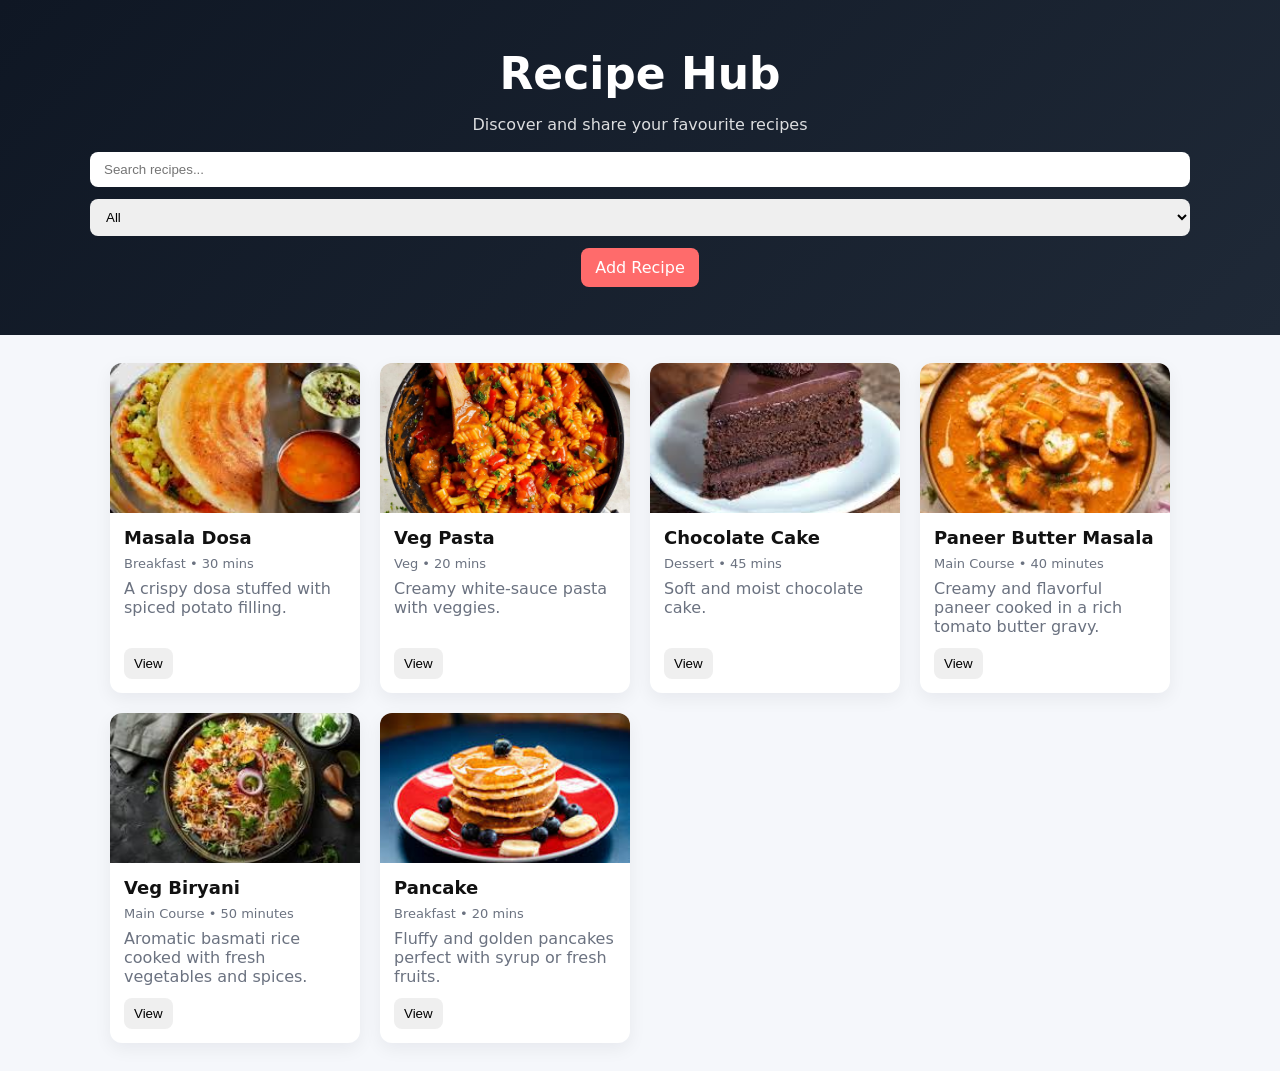
<file: index.html>
<!DOCTYPE html>
<html lang="en">
  <head>
    <meta charset="utf-8" />
    <meta name="viewport" content="width=device-width, initial-scale=1" />
    <title>Recipe Hub</title>
    <link rel="stylesheet" href="style.css" />
  </head>
  <body>
    <header class="hero">
      <div class="hero-inner">
        <h1>Recipe Hub</h1>
        <p>Discover and share your favourite recipes</p>
        <div class="controls">
          <input id="search" type="search" placeholder="Search recipes..." />
          <select id="categoryFilter">
            <option value="All">All</option>
            <option value="Breakfast">Breakfast</option>
            <option value="Veg">Veg</option>
            <option value="Non-Veg">Non-Veg</option>
            <option value="Dessert">Dessert</option>
            <option value="Main Course">Main Course</option>
          </select>
          <a class="btn" href="add-recipe.html">Add Recipe</a>
        </div>
      </div>
    </header>

    <main>
      <section id="recipeGrid" class="recipe-container"></section>
    </main>

    <script src="data.js"></script>
    <script src="script.js"></script>
  </body>
</html>
</file>
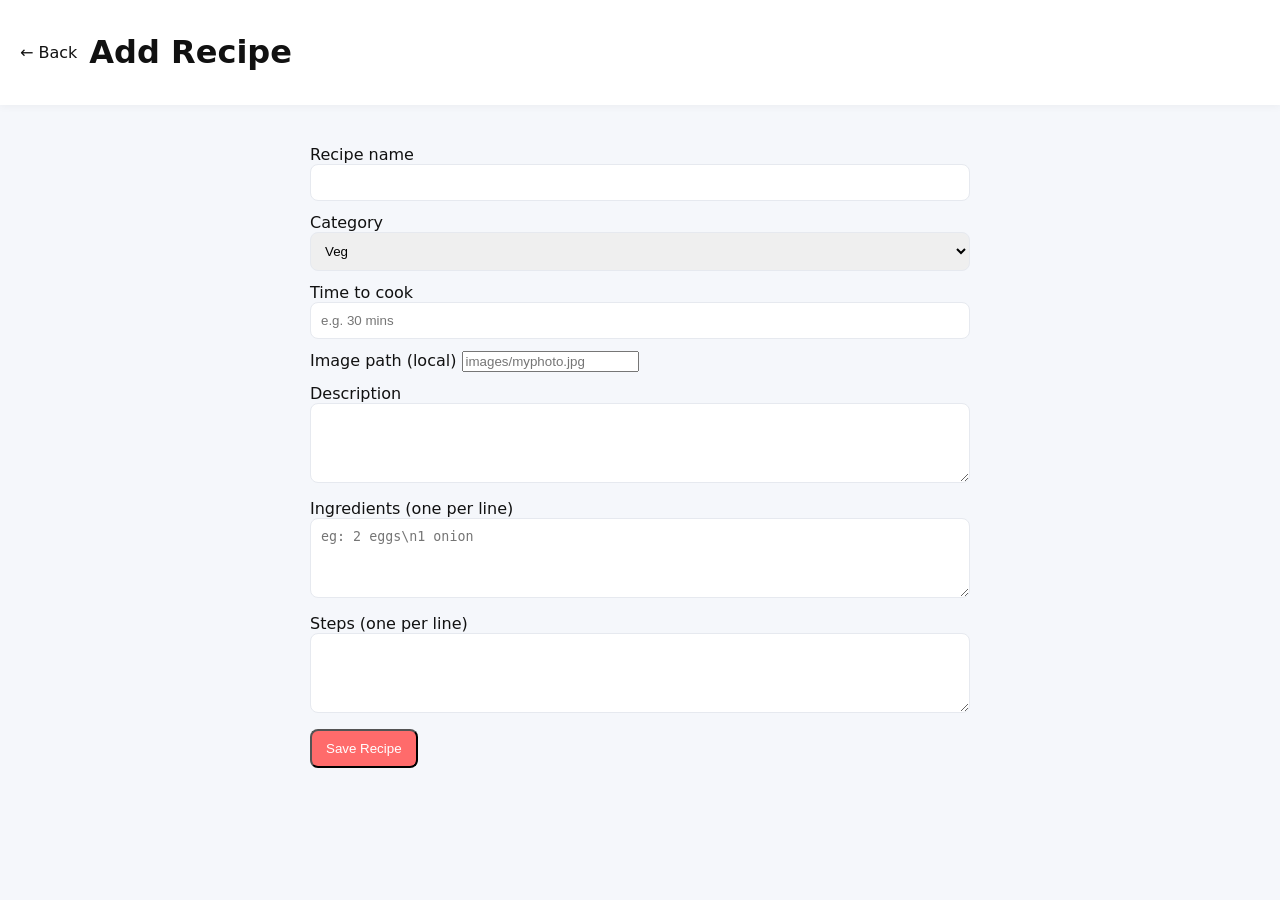
<file: add-recipe.html>
<!DOCTYPE html>
<html lang="en">
  <head>
    <meta charset="utf-8" />
    <meta name="viewport" content="width=device-width, initial-scale=1" />
    <title>Add Recipe</title>
    <link rel="stylesheet" href="style.css" />
  </head>
  <body>
    <header class="small-header">
      <a href="index.html" class="back">← Back</a>
      <h1>Add Recipe</h1>
    </header>

    <main class="form-main">
      <form id="addForm">
        <label>Recipe name<input type="text" id="name" required /></label>
        <label
          >Category
          <select id="category">
            <option>Veg</option>
            <option>Non-Veg</option>
            <option>Breakfast</option>
            <option>Dessert</option>
            <option>Main-Course</option>
          </select>
        </label>
        <label
          >Time to cook<input
            id="time"
            type="text"
            placeholder="e.g. 30 mins"
            required
        /></label>
        <label
          >Image path (local)
          <input id="img" placeholder="images/myphoto.jpg" required
        /></label>
        <label>Description<textarea id="desc"></textarea></label>

        <label
          >Ingredients (one per line)<textarea
            id="ingredients"
            placeholder="eg: 2 eggs\n1 onion"
          ></textarea>
        </label>
        <label>Steps (one per line)<textarea id="steps"></textarea></label>

        <button class="btn" type="submit">Save Recipe</button>
      </form>
    </main>

    <script>
      const form = document.getElementById("addForm");
      form.addEventListener("submit", (e) => {
        e.preventDefault();
        const saved = JSON.parse(localStorage.getItem("recipes") || "null");
        const list = saved || SAMPLE_RECIPES.slice();

        // Create new ID
        const nextId = list.length ? Math.max(...list.map((r) => r.id)) + 1 : 1;

        const recipe = {
          id: nextId,
          name: document.getElementById("name").value.trim(),
          category: document.getElementById("category").value,
          time: document.getElementById("time").value,
          img: document.getElementById("img").value.trim(),
          description: document.getElementById("desc").value.trim(),
          ingredients: document
            .getElementById("ingredients")
            .value.split("\n")
            .map((s) => s.trim())
            .filter(Boolean),
          steps: document
            .getElementById("steps")
            .value.split("\n")
            .map((s) => s.trim())
            .filter(Boolean),
        };

        list.push(recipe);
        localStorage.setItem("recipes", JSON.stringify(list));

        // Redirect to the new recipe page
        window.location.href = `recipe.html?id=${recipe.id}`;
      });
    </script>
  </body>
</html>
</file>
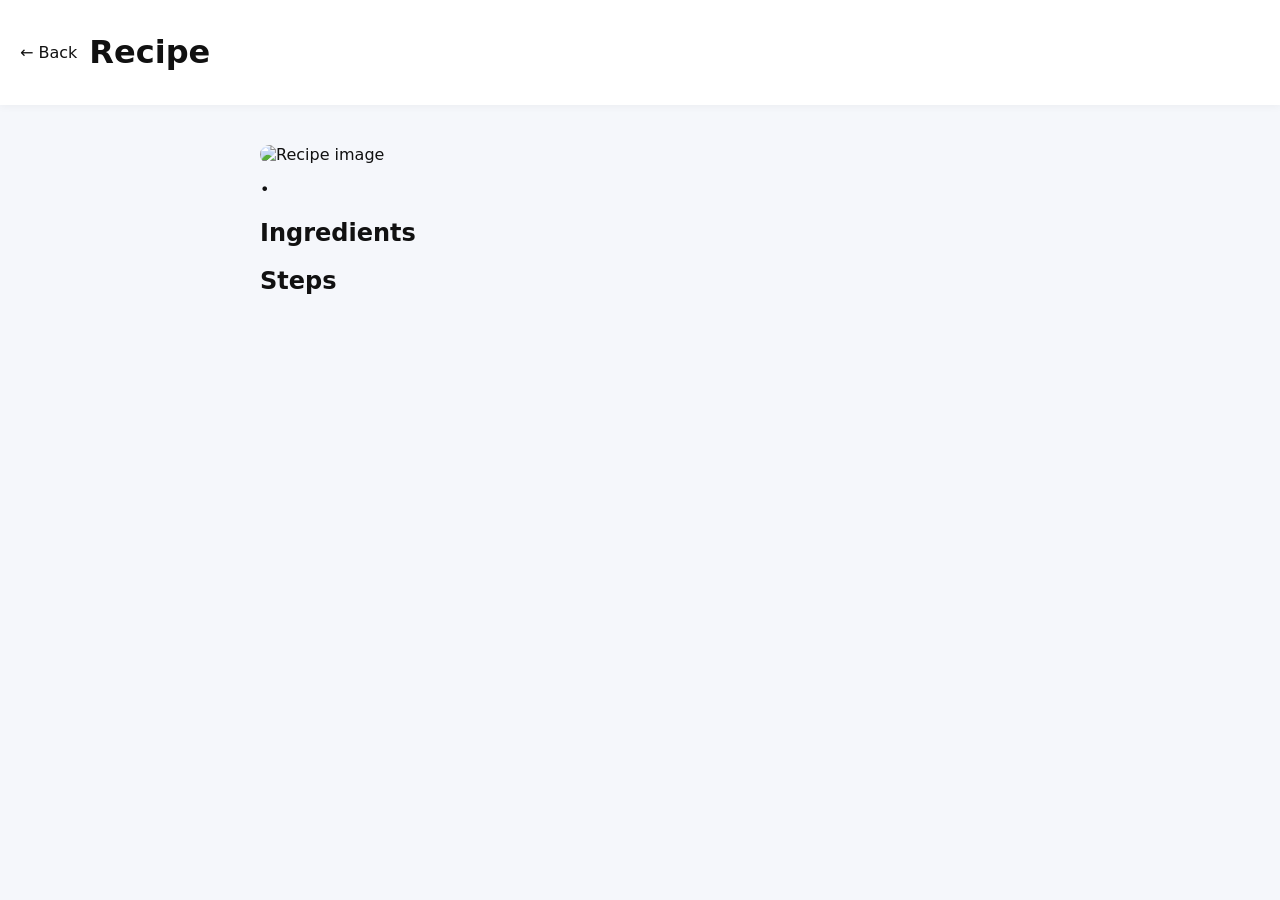
<file: recipe.html>
<!DOCTYPE html>
<html lang="en">
  <head>
    <meta charset="utf-8" />
    <meta name="viewport" content="width=device-width, initial-scale=1" />
    <title>Recipe — Details</title>
    <link rel="stylesheet" href="style.css" />
  </head>
  <body>
    <header class="small-header">
      <a href="index.html" class="back">← Back</a>
      <h1 id="title">Recipe</h1>
    </header>

    <main class="detail-main">
      <img id="image" alt="Recipe image" class="detail-img" />
      <p id="desc"></p>

      <div class="meta"><span id="cat"></span> • <span id="time"></span></div>

      <h2>Ingredients</h2>
      <ul id="ingredients"></ul>

      <h2>Steps</h2>
      <ol id="steps"></ol>
    </main>

    <script src="data.js"></script>
    <script src="script.js"></script>
  </body>
</html>
</file>
<file: style.css>
:root{
--hero-bg: #0f1724; /* dark hero */
--accent: #ff6b6b;
--card-bg: #ffffff;
--muted: #6b7280;
}


*{box-sizing:border-box}
body{font-family:Inter, system-ui, -apple-system, 'Segoe UI', Roboto, Arial; margin:0; background:#f5f7fb; color:#111}


.hero{background:linear-gradient(135deg,var(--hero-bg),#1f2937); color:white; padding:48px 20px; text-align:center}
.hero-inner{max-width:1100px;margin:0 auto}
.hero h1{font-size:clamp(28px,4vw,44px);margin:0}
.hero p{opacity:0.85}
.controls{margin-top:18px;display:flex;gap:12px;justify-content:center;flex-wrap:wrap}
.controls input[type=search]{padding:10px 14px;border-radius:8px;border:none;min-width:260px}
.controls select{padding:10px 12px;border-radius:8px;border:none}
.btn{display:inline-block;padding:10px 14px;border-radius:8px;background:var(--accent);color:white;text-decoration:none}


.recipe-container{max-width:1100px;margin:28px auto;padding:0 20px;display:grid;grid-template-columns:repeat(auto-fill,minmax(240px,1fr));gap:20px}
.card{background:var(--card-bg);border-radius:12px;box-shadow:0 6px 18px rgba(15,23,42,0.06);overflow:hidden;display:flex;flex-direction:column}
.card img{width:100%;height:150px;object-fit:cover}
.card-body{padding:14px;flex:1;display:flex;flex-direction:column}
.card h3{margin:0 0 8px;font-size:18px}
.card p{margin:0 0 12px;color:var(--muted);flex:1}
.card .meta{font-size:13px;color:var(--muted);margin-bottom:8px}
.card .actions{display:flex;gap:8px}
.card button{border:none;padding:8px 10px;border-radius:8px;cursor:pointer}


.small-header{display:flex;align-items:center;gap:12px;padding:12px 20px;background:white;box-shadow:0 2px 8px rgba(0,0,0,0.04)}
.small-header .back{color:#111;text-decoration:none}


.detail-main{max-width:800px;margin:20px auto;padding:20px}
.detail-img{width:100%;max-height:420px;object-fit:cover;border-radius:12px}


.form-main{max-width:700px;margin:20px auto;padding:20px}
form label{display:block;margin-bottom:12px}
input[type=text],textarea,select,input[type=search]{width:100%;padding:10px;border-radius:8px;border:1px solid #e6e9ef}
textarea{min-height:80px}


@media (max-width:640px){
.controls{flex-direction:column;align-items:center}
.card img{height:180px}
}
</file>
